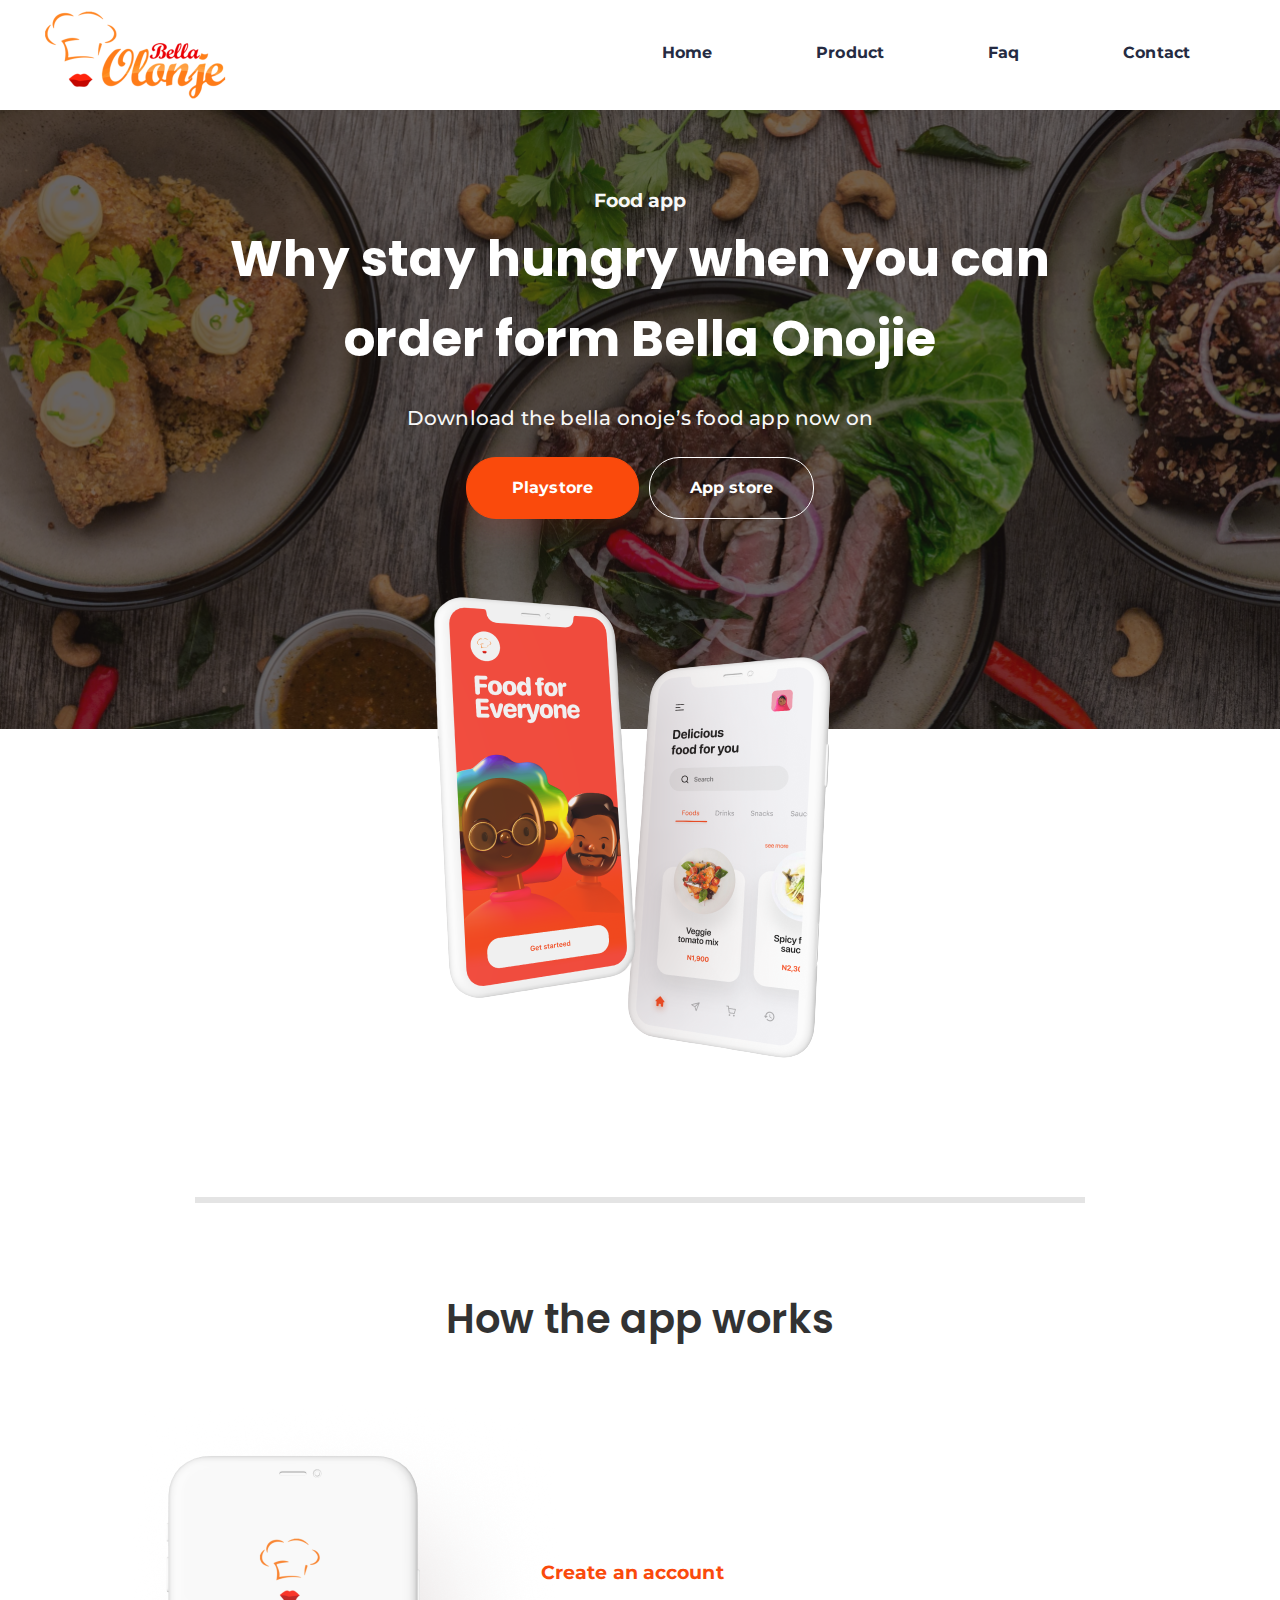
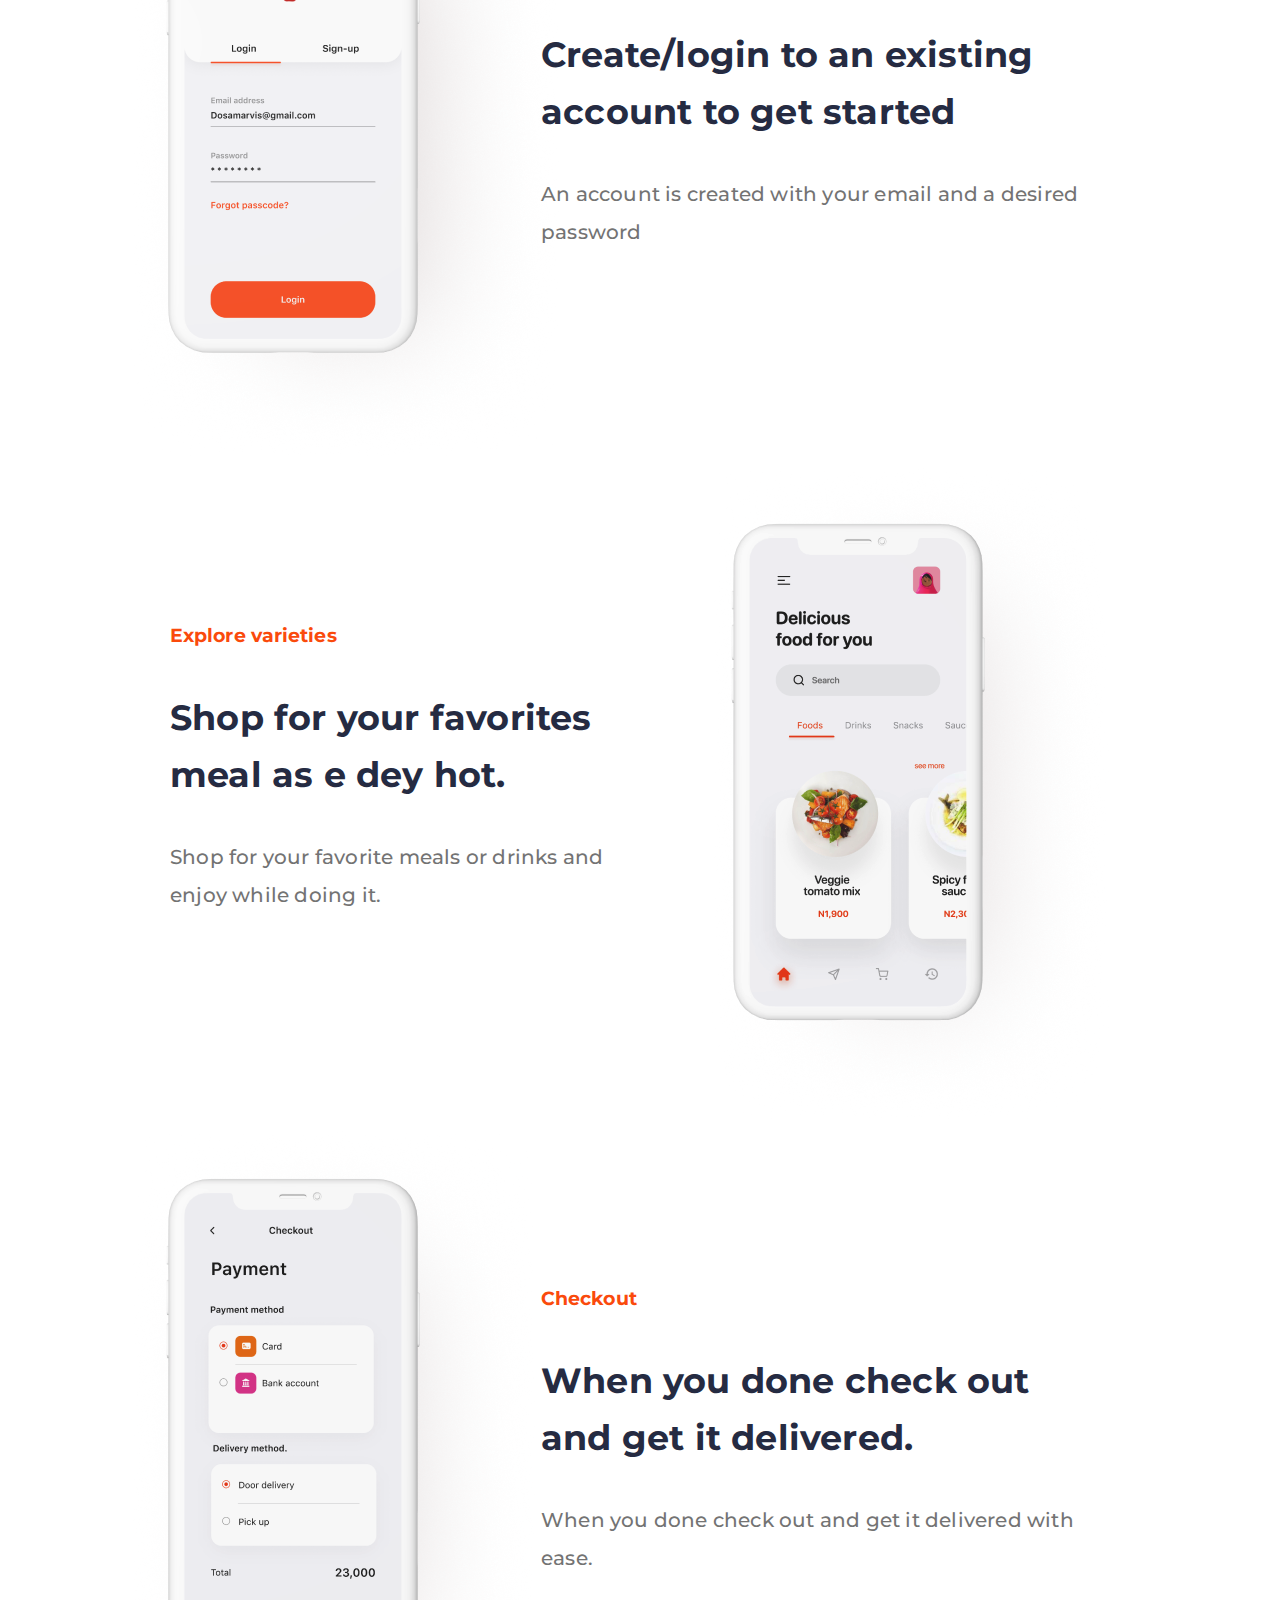
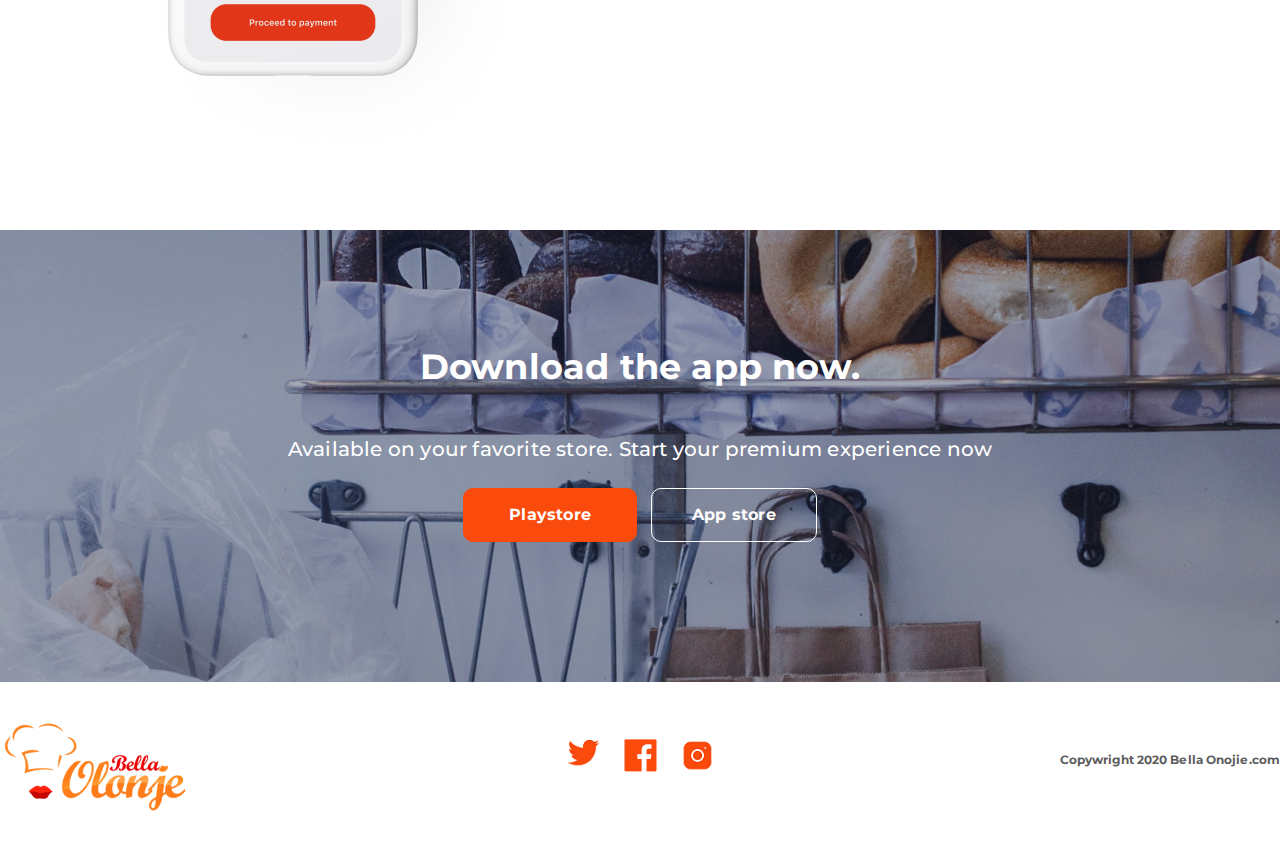
<file: index.html>
<!DOCTYPE html>
<html>
    <head>
        <meta name="viewport" content="width=device-width, initial-scale=1.0">
        <link rel="stylesheet" href="style.css">
        <link rel="preconnect" href="https://fonts.googleapis.com">
        <link rel="preconnect" href="https://fonts.gstatic.com" crossorigin>
        <link href="https://fonts.googleapis.com/css2?family=Montserrat:wght@100&family=Poppins:wght@200;400&family=Space+Mono&display=swap" rel="stylesheet">
        <link rel="preconnect" href="https://fonts.googleapis.com">
        <link rel="preconnect" href="https://fonts.gstatic.com" crossorigin>
        <link href="https://fonts.googleapis.com/css2?family=Montserrat:wght@100;500&family=Poppins:wght@200;400&family=Space+Mono&display=swap" rel="stylesheet">
        <link rel="stylesheet" href="https://cdnjs.cloudflare.com/ajax/libs/font-awesome/4.7.0/css/font-awesome.min.css">
        <script type="text/javascript" src="script.js"></script>  
    </head>
    <body>
        <header id="main-header">
            <div class="wrapper-h">
                <div class="header-main">
                    <div class="header-col1">
                        <img src="./images/logo.png">
                    </div>
                    <a href="javascript:void(0);" style="font-size:15px;" class="icon" onclick="myFunction()">&#9776;</a>
                    <div class="header-col2 topnav" id="mynav">
                        <a href="#">Home</a>
                        <a href="#">Product</a>
                        <a href="#">Faq</a>
                        <a href="#">Contact</a>
                   
                    </div>
                </div>
            </div>
        </header>
        <section id="section-hero">
            <div class="container">
                <div class="content-wrap in-section">
                    <h6>Food app</h6>
                    <h1>Why stay hungry when 
                        you can order form Bella Onojie</h1>
                    <p>Download the bella onoje’s food app now on</p>
                    <div class="inner-section2">
                        <a href="#" class="btn-a">Playstore</a>
                        <a href="#" class="btn-ab">App store</a>
                    </div>
                </div>
            </div> 
        </section>
        <section id="section-1">
            <div class="sec-img">
                <img src="./images/Group 53.png" class="desktop1">
                <img src="./images/sec-img.png" class="mobile1">
                <hr class="solid desktop">
            </div>
        </section>
        <section id="section-2">
            <div class="content-wrap">
                <div class="width-sec">
                    <h2>How the app works</h2>
                    <hr class="solid mobile">
                    <div class="section-main rev-sec">
                        <div class="section-col1 desktop"><img src="./images/Rectangle-1.png"></div>
                        <div class="section-col1 mobile "><img src="./images/rect-c.png"></div>
                        <div class="sec-c-col2 mob">
                            <h6>Create an account</h6>
                            <h3>Create/login to an existing
                                account to get started</h3>
                                <p>An account is created with your email
                                    and a desired password</p>
                        </div>
                    </div>
                </div>
            </div>
        </section>
        <section id="section-3">
            <div class="content-wrap">
                <div class="width-sec">
                    <div class="section-main" id="section3-main">
                        <div class="sec-d-col1">
                            <h6>Explore varieties</h6>
                            <h3>Shop for your favorites
                                meal as e dey hot.</h3>
                                <p>Shop for your favorite meals or drinks
                                    and enjoy while doing it.</p>
                        </div>
                        <div class="sec-d-col2 desktop"><img src="./images/Rectangle-3.png"></div>
                        <div class="sec-d-col2 mobile"><img src="./images/rect-b.png"></div>
                    </div>    
                </div>
            </div>
        </section>
        <section id="section-4">
            <div class="content-wrap">
                <div class="width-sec">
                    <div class="section-main rev-sec" id="section4-main">
                        <div class="section-col1 desktop"><img src="./images/Rectangle-2.png"></div>
                        <div class="section-col1 mobile"><img src="./images/rect-a.png"></div>
                        <div class="sec-c-col2">
                            <h6>Checkout</h6>
                            <h3>When you done check out
                                and get it delivered.</h3>
                                <p>When you done check out and get it 
                                    delivered with ease.</p>
                        </div>
                    </div>
                </div> 
            </div>
        </section>
        <section id="section-5">
            <div class="sect5-image1">
                <div class="content-wrap in-section">
                    <h3>Download the app now. </h3>
                    <p class="secf-a">Available on your favorite store. Start your premium experience now</p>
                    <div class="inner-sec">
                        <a href="#" class="btn-a1">Playstore</a>
                        <a href="#" class="btn-ab1">App store</a>
                    </div>
                    <p class="secf-b">Most calendars are designed for teams. </p>
                    <div class="inner-sec1">
                        <a href="#" class="btn-a1">Buy Now</a>
                        <a href="#" class="btn-ab1">Try for Free</a>
                    </div>
                </div>
            </div> 
        </section>
        <footer id="footer-main">
            <div class="wrapper-head">
                <div class="footer-main-row">
                    <div class="footer-column1">
                        <img src="./images/logo.png">
                    </div>
                    <div class="footer-column2" >
                        <a href="#"><img src="./images/twitter.png"></a>
                        <a href="#"><img src="./images/fb.png"></a>
                        <a href="#" class="ins1"><img src="./images/instagram.png"></a>
                    </div>
                    <div class="footer-column3">
                        <p>Copywright 2020 Bella Onojie.com</p>
                    </div>
                    <div class="footer-column3a">
                        <p>Just type what's on your mind and we'll </p>
                    </div>
                </div>
            </div>
        </footer>
        
    </body>
</html>
</file>
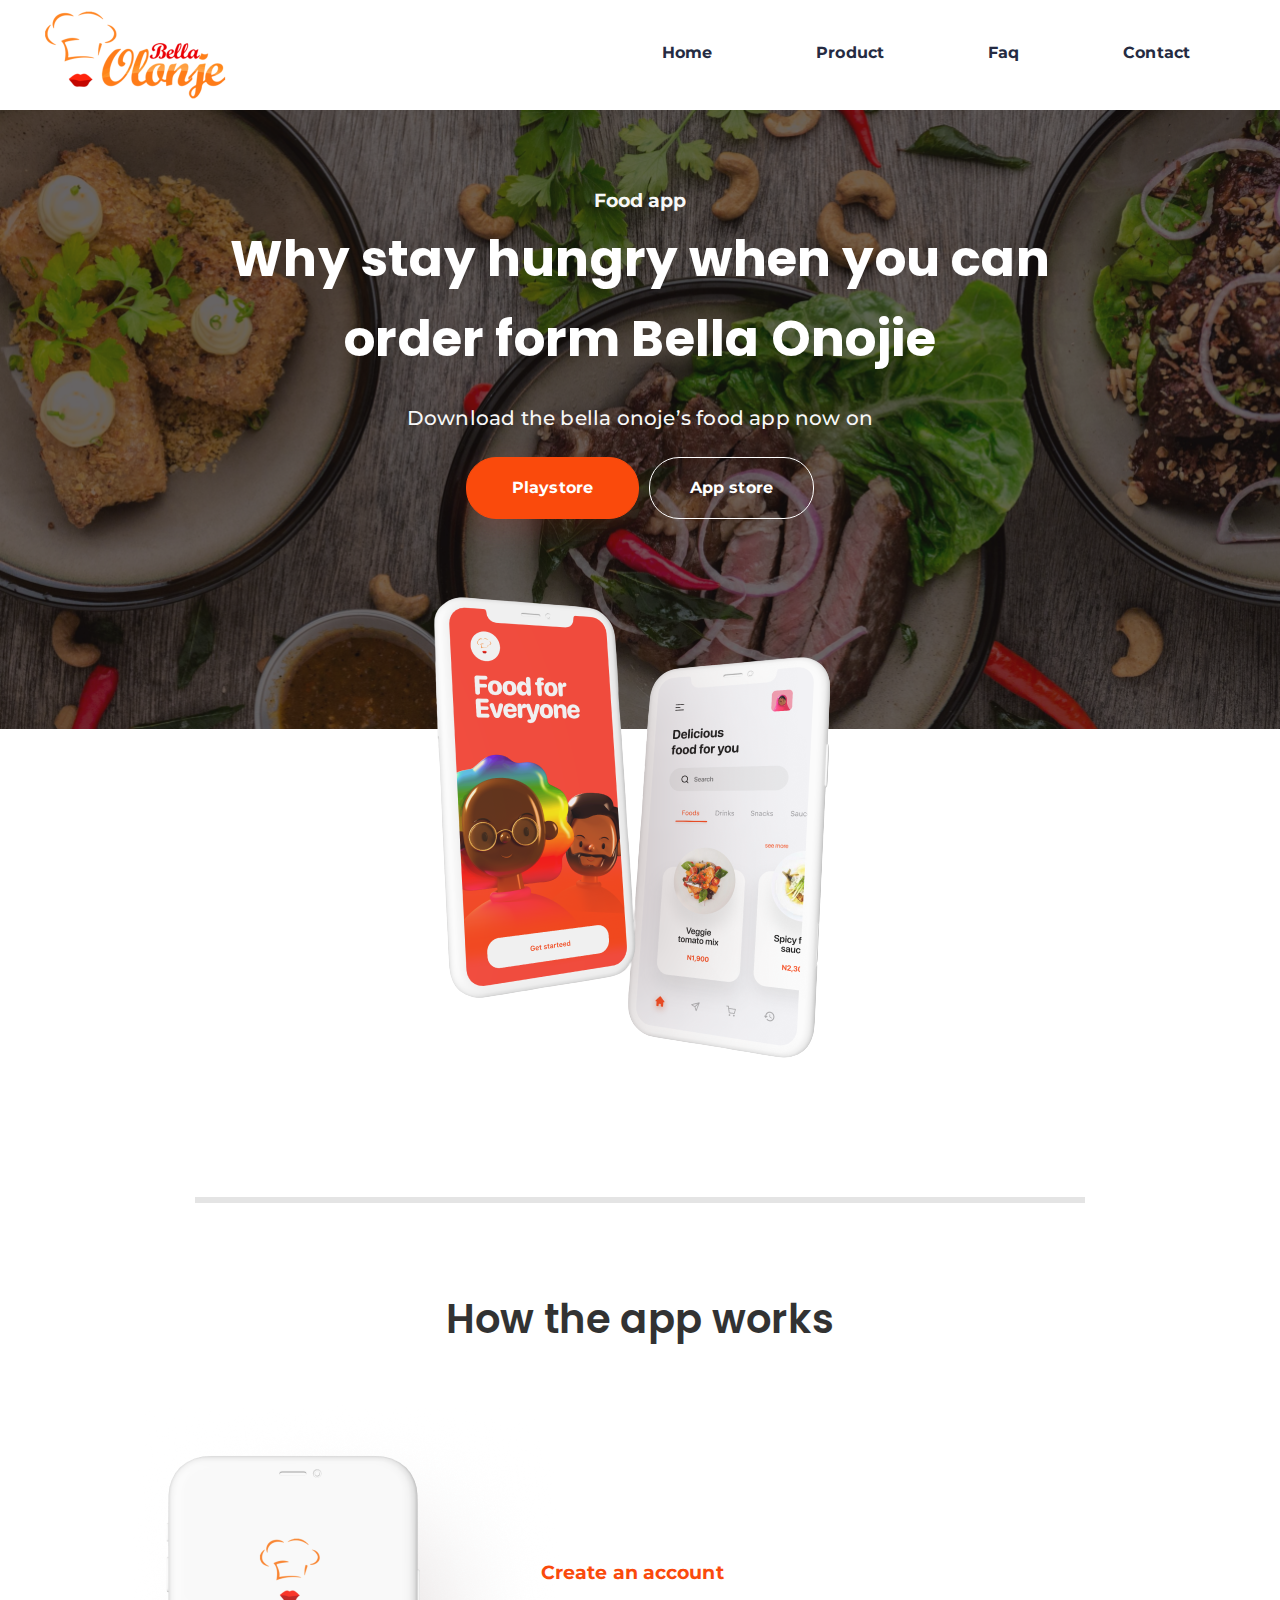
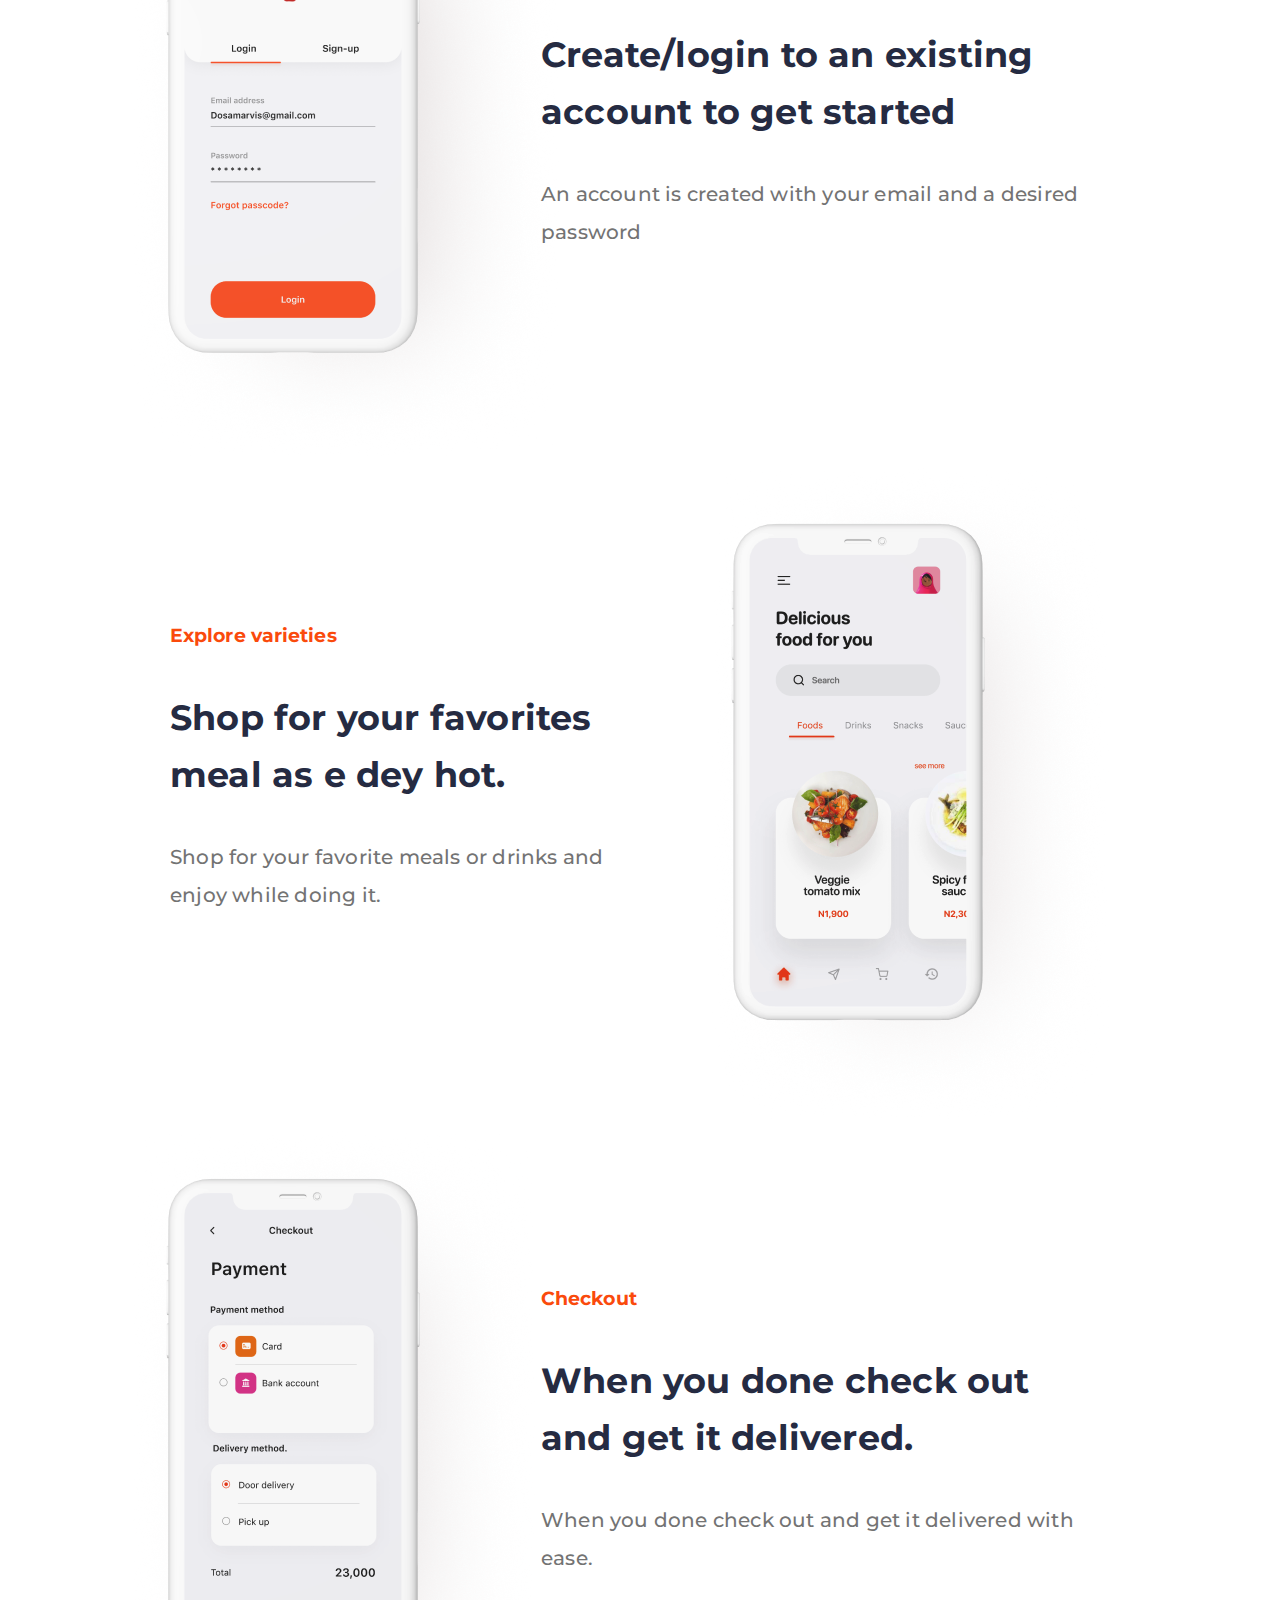
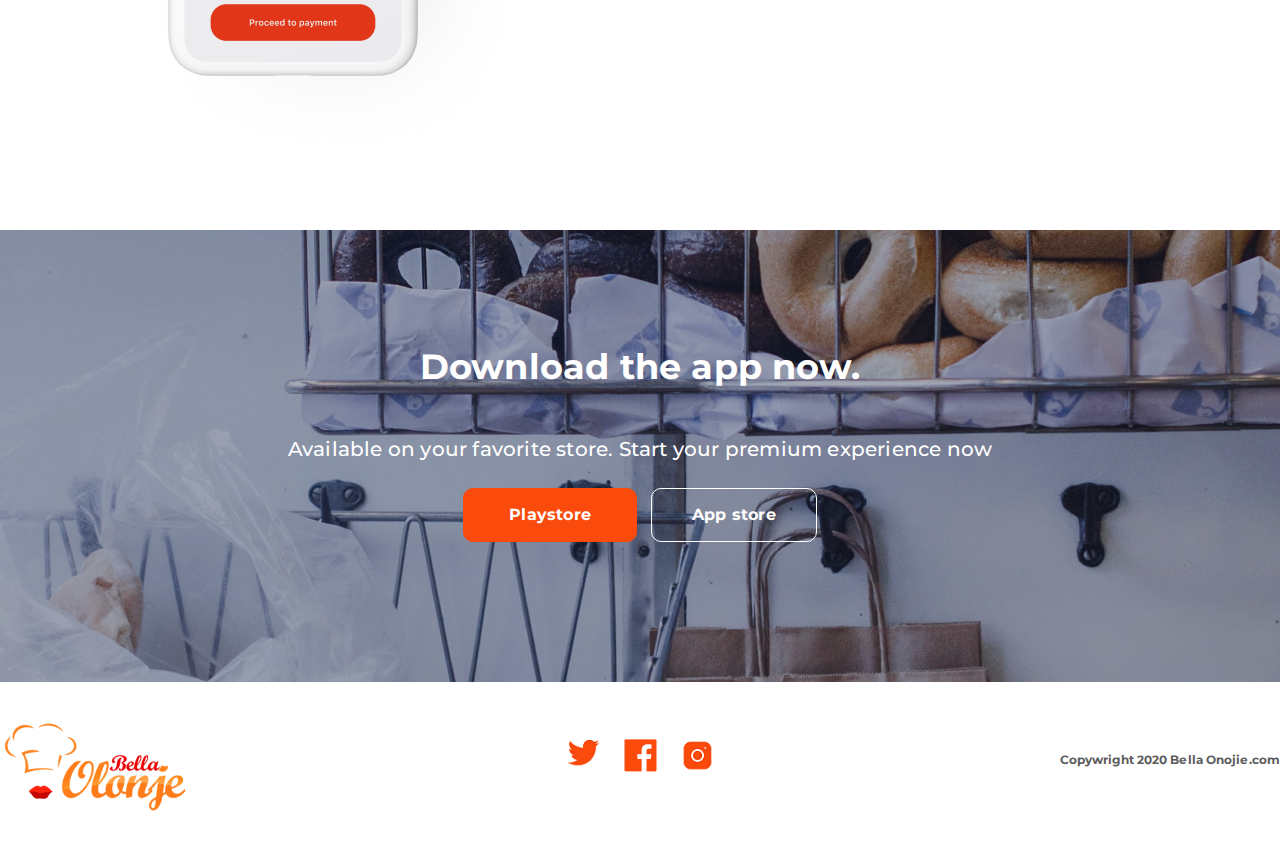
<file: index-hotel.html>
<!DOCTYPE html>
<html>
    <head>
        <meta name="viewport" content="width=device-width, initial-scale=1.0">
        <link rel="stylesheet" href="style.css">
        <link rel="preconnect" href="https://fonts.googleapis.com">
        <link rel="preconnect" href="https://fonts.gstatic.com" crossorigin>
        <link href="https://fonts.googleapis.com/css2?family=Montserrat:wght@100&family=Poppins:wght@200;400&family=Space+Mono&display=swap" rel="stylesheet">
        <link rel="preconnect" href="https://fonts.googleapis.com">
        <link rel="preconnect" href="https://fonts.gstatic.com" crossorigin>
        <link href="https://fonts.googleapis.com/css2?family=Montserrat:wght@100;500&family=Poppins:wght@200;400&family=Space+Mono&display=swap" rel="stylesheet">
        <link rel="stylesheet" href="https://cdnjs.cloudflare.com/ajax/libs/font-awesome/4.7.0/css/font-awesome.min.css">
        <script type="text/javascript" src="script.js"></script>  
    </head>
    <body>
        <header id="main-header">
            <div class="wrapper-h">
                <div class="header-main">
                    <div class="header-col1">
                        <img src="./images/logo.png">
                    </div>
                    <a href="javascript:void(0);" style="font-size:15px;" class="icon" onclick="myFunction()">&#9776;</a>
                    <div class="header-col2 topnav" id="mynav">
                        <a href="#">Home</a>
                        <a href="#">Product</a>
                        <a href="#">Faq</a>
                        <a href="#">Contact</a>
                   
                    </div>
                </div>
            </div>
        </header>
        <section id="section-hero">
            <div class="container">
                <div class="content-wrap in-section">
                    <h6>Food app</h6>
                    <h1>Why stay hungry when 
                        you can order form Bella Onojie</h1>
                    <p>Download the bella onoje’s food app now on</p>
                    <div class="inner-section2">
                        <a href="#" class="btn-a">Playstore</a>
                        <a href="#" class="btn-ab">App store</a>
                    </div>
                </div>
            </div> 
        </section>
        <section id="section-1">
            <div class="sec-img">
                <img src="./images/Group 53.png" class="desktop1">
                <img src="./images/sec-img.png" class="mobile1">
                <hr class="solid desktop">
            </div>
        </section>
        <section id="section-2">
            <div class="content-wrap">
                <div class="width-sec">
                    <h2>How the app works</h2>
                    <hr class="solid mobile">
                    <div class="section-main rev-sec">
                        <div class="section-col1 desktop"><img src="./images/Rectangle-1.png"></div>
                        <div class="section-col1 mobile "><img src="./images/rect-c.png"></div>
                        <div class="sec-c-col2 mob">
                            <h6>Create an account</h6>
                            <h3>Create/login to an existing
                                account to get started</h3>
                                <p>An account is created with your email
                                    and a desired password</p>
                        </div>
                    </div>
                </div>
            </div>
        </section>
        <section id="section-3">
            <div class="content-wrap">
                <div class="width-sec">
                    <div class="section-main" id="section3-main">
                        <div class="sec-d-col1">
                            <h6>Explore varieties</h6>
                            <h3>Shop for your favorites
                                meal as e dey hot.</h3>
                                <p>Shop for your favorite meals or drinks
                                    and enjoy while doing it.</p>
                        </div>
                        <div class="sec-d-col2 desktop"><img src="./images/Rectangle-3.png"></div>
                        <div class="sec-d-col2 mobile"><img src="./images/rect-b.png"></div>
                    </div>    
                </div>
            </div>
        </section>
        <section id="section-4">
            <div class="content-wrap">
                <div class="width-sec">
                    <div class="section-main rev-sec" id="section4-main">
                        <div class="section-col1 desktop"><img src="./images/Rectangle-2.png"></div>
                        <div class="section-col1 mobile"><img src="./images/rect-a.png"></div>
                        <div class="sec-c-col2">
                            <h6>Checkout</h6>
                            <h3>When you done check out
                                and get it delivered.</h3>
                                <p>When you done check out and get it 
                                    delivered with ease.</p>
                        </div>
                    </div>
                </div> 
            </div>
        </section>
        <section id="section-5">
            <div class="sect5-image1">
                <div class="content-wrap in-section">
                    <h3>Download the app now. </h3>
                    <p class="secf-a">Available on your favorite store. Start your premium experience now</p>
                    <div class="inner-sec">
                        <a href="#" class="btn-a1">Playstore</a>
                        <a href="#" class="btn-ab1">App store</a>
                    </div>
                    <p class="secf-b">Most calendars are designed for teams. </p>
                    <div class="inner-sec1">
                        <a href="#" class="btn-a1">Buy Now</a>
                        <a href="#" class="btn-ab1">Try for Free</a>
                    </div>
                </div>
            </div> 
        </section>
        <footer id="footer-main">
            <div class="wrapper-head">
                <div class="footer-main-row">
                    <div class="footer-column1">
                        <img src="./images/logo.png">
                    </div>
                    <div class="footer-column2" >
                        <a href="#"><img src="./images/twitter.png"></a>
                        <a href="#"><img src="./images/fb.png"></a>
                        <a href="#" class="ins1"><img src="./images/instagram.png"></a>
                    </div>
                    <div class="footer-column3">
                        <p>Copywright 2020 Bella Onojie.com</p>
                    </div>
                    <div class="footer-column3a">
                        <p>Just type what's on your mind and we'll </p>
                    </div>
                </div>
            </div>
        </footer>
        
    </body>
</html>
</file>
<file: style.css>
body{
    margin: 0;
    padding: 0;
    -webkit-font-smoothing: antialiased;
    overflow-x: hidden;
}
.content-wrap
{
    max-width: calc(1180px + 80px);
    padding-left: 40px;
    padding-right: 40px;
    margin-left:auto;
    margin-right:auto;
}

.in-section{
    padding-top: 73px;
    padding-bottom: 140px;
}
div#mynav a {
    text-align: center;
    margin-bottom: 5px;
}

.header-main
{
    display: inline-block;
    width:100%;
}
.header-col1
{
    width:40%;
    float:left;
}

section#section-hero .inner-sec {
    position: relative;
    z-index: 11;
}
@media (min-width:768px) and (max-width:1399px)
{
    h6{
        font-size: 19px!important;
    }
    h3{
        font-size: 35px!important;
    }
    h4{
        font-size: 20px!important;
    }
    h2
    {
        font-size: 40px!important;
    }
    h1{                
        font-size: 50px!important;
    }
    p
    {
        font-size: 20px!important;
    }
    a{
        font-size: 16px!important;
    }
}


h6{
    margin:0;
}
h6{
    font-family: 'Montserrat', sans-serif;
    font-style: normal;
    font-weight: bold;
    font-size: 24px;
    line-height: 36px;
    /* identical to box height, or 150% */
    letter-spacing: 0.1px;
    color: #FA4A0C;
}
h3{
    font-family: 'Montserrat', sans-serif;
    font-style: normal;
    font-weight: bold;
    font-size: 40px;
    line-height: 57px;
    /* or 142% */
    letter-spacing: 0.2px;
    /* text */
    color: #252B42;
}

@media (max-width: 767px)
h3 {
    font-size: 30px;
    text-align: center;
    line-height: 38px;
}

h4{
    font-family: 'Montserrat', sans-serif;
    font-style: normal;
    font-weight: 500;
    font-size: 24px;
    line-height: 38px;
    /* identical to box height, or 158% */
    text-align: center;
    letter-spacing: 0.2px;
    color: #F7F7F7;
}
h2
{
    font-family: 'Poppins', sans-serif;
    font-style: normal;
    font-weight: 600;
    font-size: 44px;
    line-height: 36px;
    /* identical to box height, or 82% */
    letter-spacing: 0.1px;
    color: #000000;
    opacity: 0.8;
}
h1{                
    font-style: normal;
    font-family: Poppins;
    font-weight: bold;
    font-size: 58px;
    line-height: 80px;
    /* or 138% */
    text-align: center;
    letter-spacing: 0.2px;
    color: #FFFFFF;
    max-width: 940px;
    margin: 0 auto;
}
.btn-a
{
    background: #FA4A0C;
    box-shadow: 0px 10px 30px rgb(183 50 39 / 20%);
    border-radius: 30px;
    padding: 12px 45px;
    display: inline-block;
}
.btn-ab
{
    border-radius: 30px;
    border: 1px solid #fff;
    padding: 12px 40px;
    display: inline-block;
}
.inner-sec
{
    text-align:center;
}
.btn-a{
    margin-right: 10px;
}
.btn-a {
    border: solid 1px #FA4A0C;
}
.btn-a1 {
border: 1px solid #FA4A0C;
}


p
{
    font-family: 'Montserrat', sans-serif;
    font-style: normal;
    font-weight: 500;
    font-size: 24px;
    line-height: 38px;
    /* identical to box height, or 158% */
    letter-spacing: 0.2px;
}
a{
    font-family: 'Montserrat', sans-serif;
    font-style: normal;
    font-weight: bold;
    font-size: 24px;
    line-height: 36px;
    /* identical to box height, or 150% */
    letter-spacing: 0.1px;
    color: #FFFFFF;
}
#section-hero h6{
    color: #F7F7F7;
    text-align: center;
}
#section-hero p{
    color: #F7F7F7;
}
.sec-img
{
    position: relative;
    top: -190px;
    
}
.sec-img
{
    text-align:center;
}
.solid
{
    border: 3px solid #E4E4E4;
    width:100%;
    max-width:884px;
}
.section-main
{
    display: inline-block;
    width: 100%;
    padding-top: 50px;
    
}
.sec-d-col1 , .sec-d-col2
{
    width:50%;
    float:left;
}
.section-col1 {
    width:40%;
    float:left;
}
.sec-d-col2
{
    text-align:right;
}
.sec-c-col2{
    width:60%;
    float:left;
}
#section-hero p
{
    text-align: center;
}
#section-2 h2 
{
    text-align:center;
}
.section-col1 , .sec-d-col2
{
    
}
#section-2 p ,#section-4 p , #section-3 p
{
    color: #737373;
}
.sec-c-col2 , .sec-d-col1
{
    padding-top:150px;
    padding-bottom: 100px;
}
.width-sec
{
    max-width:940px;
    margin:0 auto;
}
#section-5 p{
    color: #FFFFFF;
    text-align: center;
}
.header-col2
{
    text-align:right;
}
.header-col2
{
    width:60%;
    float:left;
}
.topnav .icon {
    display: none;
  }
.topnav a
{
    font-size: 16px!important;
    color: #252B42;
    text-decoration: none;
}
.wrapper-h
{
    max-width: 1300px;
    padding-left: 40px;
    padding-right: 40px;
    margin-left:auto;
    margin-right:auto;
}
.header-col2
{
    padding-top: 35px;
    padding-bottom: 35px;
} 
.header-col2 a:active 
{
    color: #FA4A0C;
}
.header-col2 a
{
    margin: 50px;
}  
.inner-section2
{
    text-align: center;
}
.btn-a1
{
    background: #FA4A0C;
    border-radius: 10px;
    padding: 12px 45px;
    font-size: 16px;
    line-height: 28px;
    letter-spacing: 0.2px;
    color: #FFFFFF;
    display: inline-block;
    margin-right: 10px;
    text-decoration: none;
}
.sec-c-col2
{
    max-width:561px;
}
.btn-ab1
{
    border-radius: 10px;
    border: 1px solid #fff;
    padding: 12px 40px;
    font-size: 16px;
    line-height: 28px;
    letter-spacing: 0.2px;
    display: inline-block;
    text-decoration: none;
}
#section-5 h3{
    color: #fff;
    text-align: center;
}
.solid
{
    margin-top:-3px;
}
#section-2 h2
{
    margin-top: 18px;
    margin-bottom: 18px;
}
#section3-main 
{
    padding-top:0px!important;
    padding-bottom:0px!important;
}
#section4-main
{
    padding-top:0px!important;
    padding-bottom:50px!important;
}
@media(max-width:767px)
{   
    .footer-main-row
    {
        padding-top:20px;
        padding-bottom: 20px;
    }
    .mobile
    {
        display:block;
    }
    .desktop
    {
        display: none;
    }
    img{
        max-width:100%;
    }
    .wrapper-h
    {
        padding-left:20px;
        padding-right:20px;
    }
    .section-main
    {
        padding-bottom: 0px;
        padding-top: 0px;
    }
    .content-wrap
    {
        padding-left: 20px;
        padding-right: 20px;
    }
    .icon{
        color:#737373;
    }
    .topnav
    {
        position:relative;
        
    }
    .topnav .icon{
        position:absolute;
        right: 0;
        top:19px;
    }
    .header-col2 a {
        margin: 0px;
    }
    .header-col2 {
        padding-top: 0px;
        padding-bottom: 0px;
    }
    .topnav a
    {
        line-height: 32px!important;
        font-size: 15px!important;
    }
    .topnav a {
        display: none;
      }
    .topnav a.icon {
        float: right;
        display: block;
    }
    .sec-d-col1 , .sec-d-col2
    {
        width:100%;
    }
    .section-col1 {
        width:100%;
    }
    .sec-c-col2{
        width:100%;
    }
    .container
    {
        background: #FAFAFA;
    }
    h1{
        /*font-size: 36px;*/
        font-size:30px;
        line-height: 42px;
        /* or 118% */
        text-align: center;
        letter-spacing: 0.2px;
        /* text */
        color: #252B42;
    }
    h6
    {                    
        font-size: 16px;
        line-height: 24px;                   
        text-align: center;
        letter-spacing: 0.1px;                 
    }
    #section-hero h6
    {
        color: #737373;
    }
    
    
    section#section-5 {
    background: #252B42;
    }
    
    @media (max-width: 767px)
    #section-hero p {
    color: #737373;
    line-height: 27px;
}
    #section-hero h1
    {
        padding-top:10px;
        padding-bottom:10px;
    }
    #section-hero p{
        color: #737373;
    }
    .btn-ab {
        border-radius: 30px;
        border: 1px solid #FA4A0C;
        padding: 12px 40px;
        display: inline-block;
        color: #FA4A0C;
    }
    .btn-a {
        margin-right: 0px; 
        width: 70%;
        border: 1px solid #FA4A0C;
    }
    .btn-ab
    {
        margin-top: 10px;
        width: 70%;
    }
    .sec-img {
        position: relative;
        top: -148px;
        
    }
    .solid
    {
        width:100%;
    }
    .mob{
        padding-top:40px!important;
    }
    #section-hero .btn-a{
        box-shadow: 0px 40px 40px rgb(0 0 0 / 7%);
    }
    .mobile1{
        filter: drop-shadow(50px 30px 150px rgba(46, 4, 4, 0.21));
    }
    #section-2 img , #section-3 img , #section-4 img
    {
        filter: drop-shadow(50px 30px 150px rgba(46, 4, 4, 0.15));
    }
    
    .sec-d-col1 {
        padding-top: 30px;
        padding-bottom: 0px;
    }
    #section-4 .sec-c-col2 {
        padding-top: 30px;
    }
    .sec-c-col2 {
        padding-top: 0px; 
        padding-bottom: 0px; 
    }
    .section-col1 ,.sec-d-col2
    {
        text-align: center;
    }
    h2{
        font-weight: 600;
        font-size: 24px;
        line-height: 36px;
        /* identical to box height, or 150% */
        text-align: center;
        letter-spacing: 0.1px;
        color: #000000;                    
    }
    p {
        font-size:20px;
        text-align: center;
    }
    h3{
        font-size:30px;
        text-align: center;
    }
    a
    {
        font-size:16px;
    }
    .container1
    {
        background: #252B42;
    }

    .topnav.responsive 
    {
        position: relative;
        width: 100%;
        overflow: hidden;
    }
    .topnav.responsive .icon {
        position: absolute;
        right: 0;
        top: 0;
    }
    .topnav.responsive a {
        float: none;
        display: block;
        text-align: left;
    }
    .footer-column2 , .footer-column3a
    {
        width:100%;
    }
    .footer-column3 ,.footer-column1
    {
        display: none;
    }
    .footer-column2 , .footer-column3
    {
        padding: 10px 0px 10px 0px;
        text-align:center;
    }
    .footer-column2 a{
        margin: 0 10px;
    }
    .footer-column3a p{
        font-family: 'Montserrat', sans-serif;
        font-style: normal;
        font-weight: bold;
        font-size: 12px!important;
        line-height: 18px;
        text-align:center;
        letter-spacing: 0.1px;
        color: #5C5C5C;
    }
    .footer-column2
    {
        max-width: 100%;
        margin: 0 auto;
    }
    .inner-sec , .secf-a{
        display: none;
    }
    .inner-sec1 , .secf-b
    {
        display:block;
    }
    .inner-sec1{
        text-align: center;
    }
    .sec-img img{
        max-width:100%;
    }
    .rev-sec
    {
        display: flex;
        flex-direction: column-reverse;
    }
    .desktop1
    {
        display: none;
    }
    .sec-c-col2 {
        max-width: 100%;
    }
    .inner-section2
    {
        z-index: 1;
    }
    #section-2 h2
    {
        margin-bottom: 40px;
    }
    .icon{
        position: absolute;
        right: 20px;
        top: 20px;
        text-decoration: none;
    }
    #section-2 .solid{
        position:absolute;
        left:0;
    }
    #section-2
    {
        margin-top:-134px;
    }
}


.topnav a:hover
{
    color: #fa4a0c;
}
.inner-section2 a{
    text-decoration: none;
}
.btn-a:hover , .btn-a1:hover
{
    transition: all 0.5s ease-out;
    background: #ffffff00;
    border: 1px solid #FA4A0C;
    color:#FA4A0C;  
}
.btn-ab:hover , .btn-ab1:hover{
    transition: all 0.5s ease-out;
    background: #ffffff00;
    border: 1px solid #FA4A0C;
    color:#FA4A0C;
}

@media(max-width:442px)
{
    .inner-sec1 .btn-a1 , .inner-sec1 .btn-ab1
    {
        width: 70%;
    }
    .inner-sec1 .btn-a1
    {
        margin-right:0px;
    }
    .inner-sec1 .btn-ab1
    {
        margin-top:10px;
    }
}
@media(min-width:768px) and (max-width:936px)
{
    .header-col2 a {
        margin: 22px!important;
    }
}
@media(min-width:937px) and (max-width:1002px)
{
    .header-col2 a {
        margin: 35px!important;
    }
}
@media(min-width:1003px) and (max-width:1137px)
{
    .header-col2 a {
        margin: 40px!important;
    }
}
@media(max-width:439px)
{
    .btn-a1
     {
         margin-right:0px;
     }
     .btn-ab1{
         margin-top:10px;
     }
}
@media(min-width:768px)
{ 
    .icon{
        display: none;
    }
    .mobile1
    {
        display: none;
    }
    .footer-column3a{
        display:none;
    }
   .sec-c-col2
    {
        margin-left:35px;
    }
    #section-2
    {
        margin-top: -110px;
    }
    .section-col1{
        margin-left: -40px;
    }
    .container1
    {
        background:url("./images/Rectangle47.png");
        background-repeat: no-repeat;
        background-size: cover;
        width: 100%;
        height: 470px;
        z-index: -1;
    }
    .container
    {
        background:url("./images/Rectangle.png");
        background-repeat: no-repeat;
        background-size: cover;
        width: 100%;
        height: 619px;
        z-index: -1;
    }
    
    @media (max-width: 767px){
        .sect5-image1 {
            background: url("./images/Rectangle47.png");
        }
    }
    
    
    .sect5-image1 {
        background: url("./images/Rectangle47.png");
    }

    .footer-column1 ,.footer-column2 , .footer-column3
    {
        width:32%;
    }
    .footer-column2{
        text-align:center;
    }
    .footer-column2 .fa
    {
        color: #FA4A0C;
        text-decoration: none;
        padding: 10px;
    }
    .footer-column2 .fa-facebook , .footer-column2 .fa-instagram
    {
        background: #FA4A0C;
        color: #fff;
    }
    .footer-main-row
    {
        display: flex;
        justify-content: space-between;
    }
    .footer-column2 , .footer-column3
    {
        padding: 27px 0px;
    }
    .footer-column2 a{
        margin: 0 10px;
    }
    .footer-column3 p{
        font-family: 'Montserrat', sans-serif;
        font-style: normal;
        font-weight: bold;
        font-size: 12px!important;
        line-height: 18px;
        text-align: right;
        letter-spacing: 0.1px;
        color: #5C5C5C;
    }
    .inner-sec1 , .secf-b{
        display:none;
    }
    .mobile
    {
        display:none;
    }
    .desktop
    {
        display: block;
    }
    #section-1 img{
        padding-bottom: 80px;
    }
    .footer-main-row
    {
        padding-top: 30px;
        padding-bottom: 30px;
    }
    .inner-section2
    {
        display: flex;
        text-align: center;
        justify-content: center;
    }
}
@media(min-width:768px) and  (max-width:783px)
    {
        .container
        {
            height: 650px!important;
        }
        .sec-img {
            position: relative;
            top: -153px!important;
        }
    }
@media (max-width:346px)
{
    .btn-a , .btn-ab , .btn-a1 , .btn-ab1{
        width:40%!important;
    }
}
</file>
